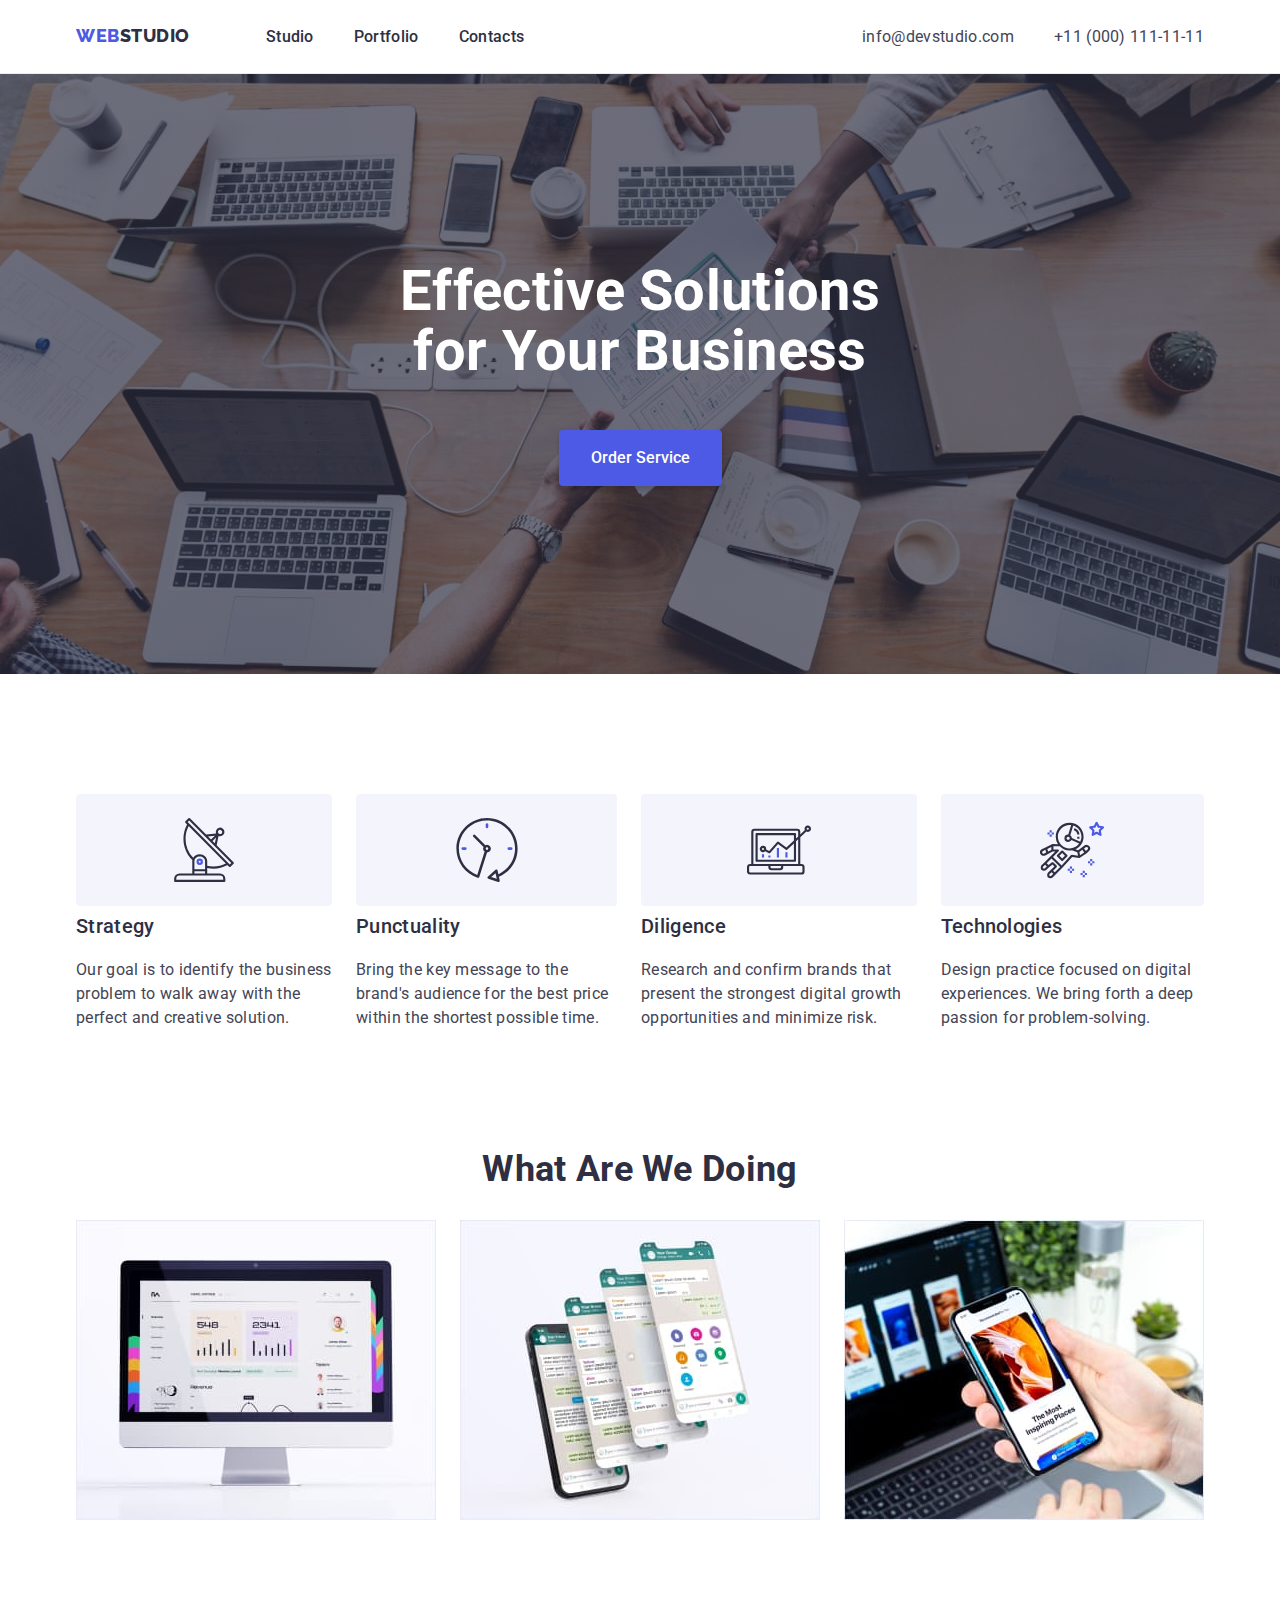
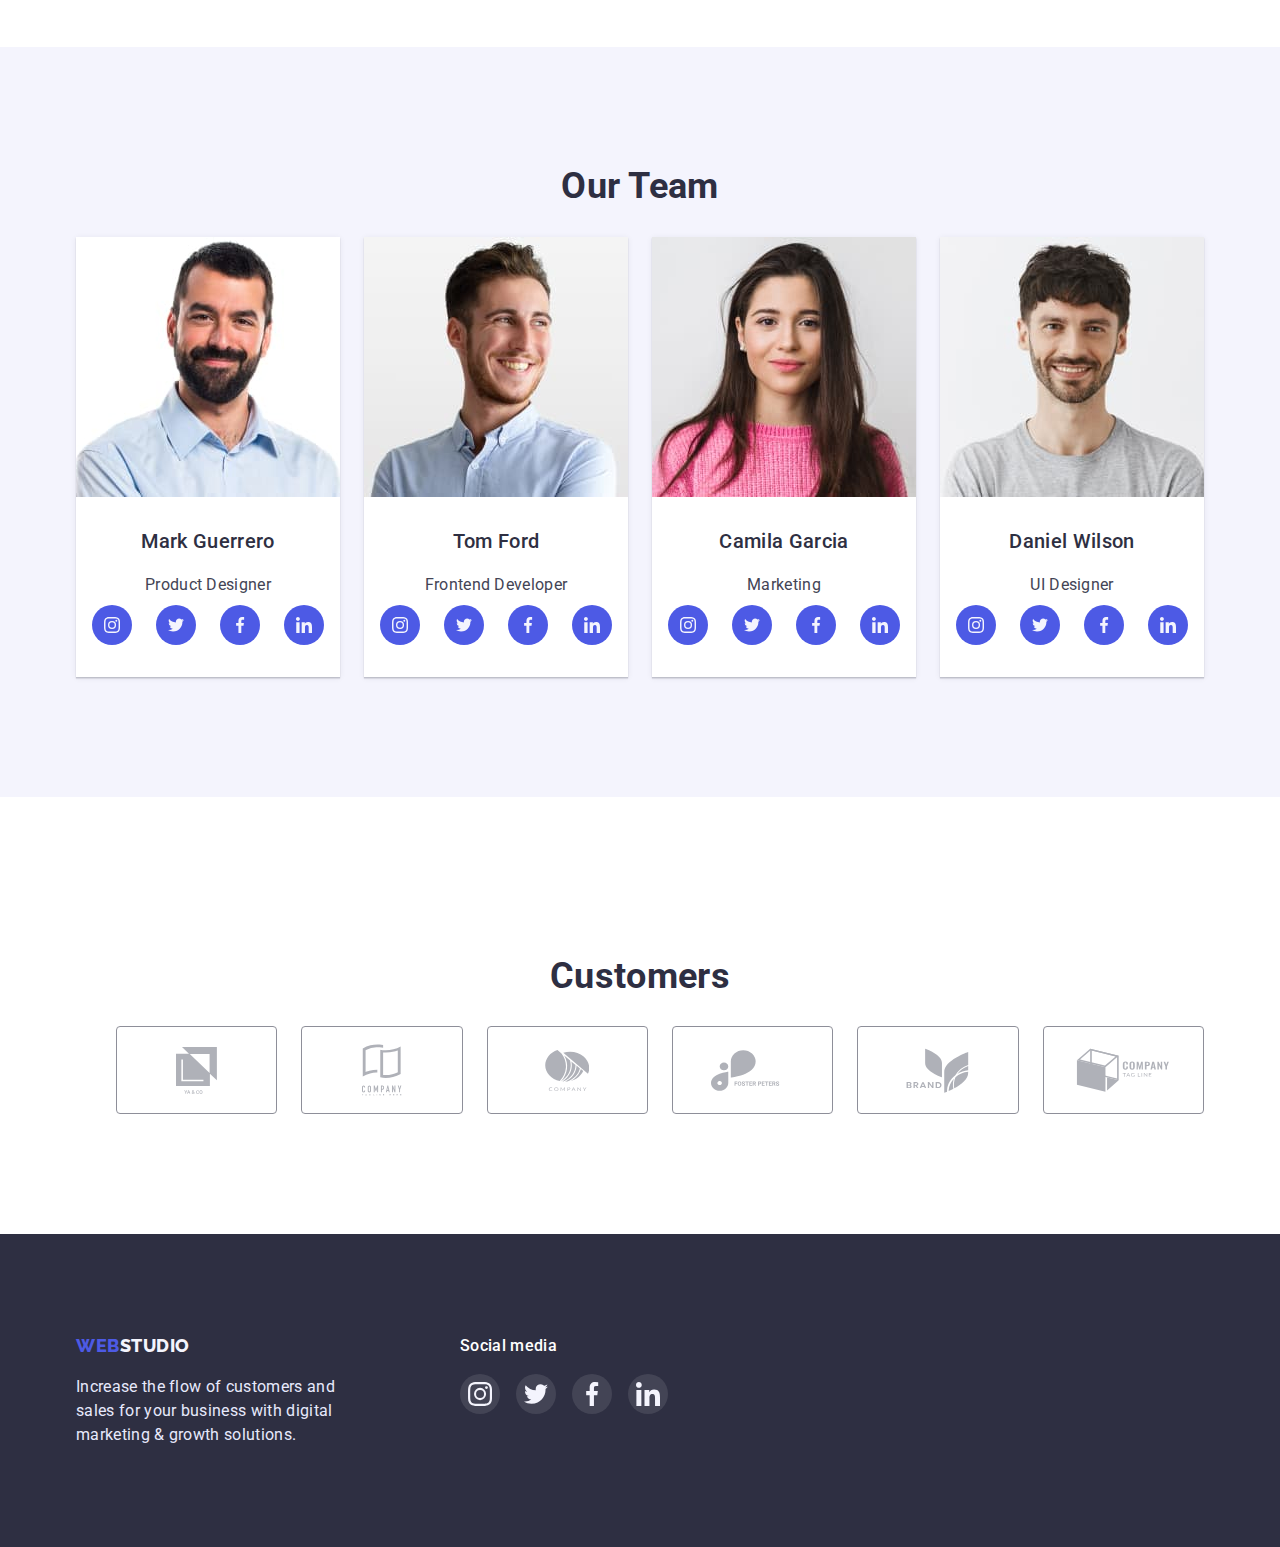
<file: index.html>
<!DOCTYPE html>
<html lang="en">
<head>
    <meta charset="UTF-8">
    <meta http-equiv="X-UA-Compatible" content="IE=edge">
    <meta name="viewport" content="width=device-width, initial-scale=1.0">
    <title>Portfolio</title>
    <link rel="preconnect" href="https://fonts.googleapis.com">
    <link rel="preconnect" href="https://fonts.gstatic.com" crossorigin>
    <link href="https://fonts.googleapis.com/css2?family=Raleway:wght@800&family=Roboto:wght@400;500;700;900&display=swap" rel="stylesheet">
    <link
    rel="stylesheet"
    href="https://cdnjs.cloudflare.com/ajax/libs/modern-normalize/1.0.0/modern-normalize.min.css"/>
    <link rel="stylesheet" href="./css/styles.css">
</head>
<body>
    <!--шапка сторінки-->
    <header class="header">
        <div class="container">
            <nav class="header-nav">
                <a class="header-link link" href="./index.html">
                    <span class="logo-text logo-web">Web</span><span class="logo-text logo-studio">Studio</span>
                </a>
                <ul class="header-list list">
                    <li class="header-item"><a class="header-link link" href="./index.html">Studio</a></li>
                    <li class="header-item"><a class="header-link link" href="./portfolio.html">Portfolio</a></li>
                    <li class="header-item"><a class="header-link link" href="#">Contacts</a></li>
                </ul>
            </nav>
            <address class="address">
                <ul class="address-list list">
                    <li class="address-item"><a class="address-mail link" href="mailto:info@devstudio.com">info@devstudio.com</a></li>
                    <li class="address-item"><a class="address-tel link" href="tel:+110001111111">+11 (000) 111-11-11</a></li>
                </ul>
            </address>
        </div>
    </header>

    <!--контент-->
    <main>
        <section class="solutions-section">
            <div class="container">
                <h1 class="solutions-section-title">Effective Solutions for Your Business</h1>
                <button class="solutions-section-btn btn" type="button">Order Service</button>
            </div>
        </section>
        <section class="qualities-section">
            <div class="container">
                <h2 class="secret-name">Our qualities</h2>
                <ul class="qualities-section-list list">                
                    <li class="qualities-section-item strategy">
                        <div class="icon-qualities">
                            <svg width="64px" height="64px">
                                <use href="./images/symbol-defs.svg#icon-antenna"></use>
                            </svg>
                        </div>
                        <h3 class="headline">Strategy</h3>
                        <p class="text">Our goal is to identify the business problem to walk away with the perfect and creative solution.</p>
                    </li>
                    <li class="qualities-section-item punctuality">
                        <div class="icon-qualities">
                            <svg width="64px" height="64px">
                                <use href="./images/symbol-defs.svg#icon-clock"></use>
                            </svg>
                        </div>
                        <h3 class="headline">Punctuality</h3>
                        <p class="text">Bring the key message to the brand's audience for the best price within the shortest possible time.</p>
                    </li>
                    <li class="qualities-section-item diligence">
                        <div class="icon-qualities">
                            <svg width="64px" height="64px">
                                <use href="./images/symbol-defs.svg#icon-diagram"></use>
                            </svg>
                        </div>
                        <h3 class="headline">Diligence</h3>
                        <p class="text">Research and confirm brands that present the strongest digital growth opportunities and minimize risk.</p>
                    </li>
                    <li class="qualities-section-item technologies">
                        <div class="icon-qualities">
                            <svg width="64px" height="64px">
                                <use href="./images/symbol-defs.svg#icon-astronaut"></use>
                            </svg>
                        </div>
                        <h3 class="headline">Technologies</h3>
                        <p class="text">Design practice focused on digital experiences. We bring forth a deep passion for problem-solving.</p>
                    </li>
                </ul>
            </div>
        </section>
    
        <section class="example-section">
            <div class="container">
                <h2 class="example-section-heading heading">What are we doing</h2>
                <ul class="example-section-list list">               
                    <li class="example-section-item"> 
                        <img 
                            src="./images/main/img1.jpg" 
                            alt="computer"
                            width="360"
                            height="300"
                        />
                    </li>
                    <li class="example-section-item">
                        <img 
                            src="./images/main/img2.jpg" 
                            alt="phone"
                            width="360"
                            height="300"
                        />
                    </li>
                    <li class="example-section-item">
                        <img 
                            src="./images/main/img3.jpg" 
                            alt="synchronization"
                            width="360"
                            height="300"
                        />
                    </li>
                </ul>
            </div> 
        </section>
        <section class="team-section">
            <div class="container">
                <h2 class="team-section-heading heading">Our Team</h2>
                <ul class="team-section-list list"> 
                    <li class="team-section-item">  
                        <img 
                            class="team-section-item-image"
                            src="./images/main/teamcard1.jpg" 
                            alt="MarkGuerrero"
                            width="264"
                            height="260"
                        />
                        <div class="team-section-item-description">
                            <h3 class="headline">Mark Guerrero</h3>
                            <p class="text">Product Designer</p>
                            <ul class="social-list">
                                <li class="social-item">
                                    <a class="link-social" href="">
                                        <svg class="icon-social">
                                            <use href="./images/symbol-defs.svg#icon-instagram"></use>
                                        </svg>
                                    </a>
                                </li>
                                <li class="social-item">
                                    <a class="link-social" href="">
                                        <svg class="icon-social">
                                            <use href="./images/symbol-defs.svg#icon-twitter"></use>
                                        </svg>
                                    </a>
                                </li>
                                <li class="social-item">
                                    <a class="link-social" href="">
                                        <svg class="icon-social">
                                            <use href="./images/symbol-defs.svg#icon-facebook"></use>
                                        </svg>
                                    </a>
                                </li>
                                <li class="social-item">
                                    <a class="link-social" href="">
                                        <svg class="icon-social">
                                            <use href="./images/symbol-defs.svg#icon-linkedin"></use>
                                        </svg>
                                    </a>
                                </li>
                            </ul>
                        </div>
                    </li>
                    <li class="team-section-item">
                        <img 
                            class="team-section-item-image"
                            src="./images/main/teamcard2.jpg" 
                            alt="TomFord"
                            width="264"
                            height="260"
                        />
                        <div class="team-section-item-description">
                            <h3 class="headline">Tom Ford</h3>
                            <p class="text">Frontend Developer</p>
                            <ul class="social-list">
                                <li class="social-item">
                                    <a class="link-social" href="">
                                        <svg class="icon-social">
                                            <use href="./images/symbol-defs.svg#icon-instagram"></use>
                                        </svg>
                                    </a>
                                </li>
                                <li class="social-item">
                                    <a class="link-social" href="">
                                        <svg class="icon-social">
                                            <use href="./images/symbol-defs.svg#icon-twitter"></use>
                                        </svg>
                                    </a>
                                </li>
                                <li class="social-item">
                                    <a class="link-social" href="">
                                        <svg class="icon-social">
                                            <use href="./images/symbol-defs.svg#icon-facebook"></use>
                                        </svg>
                                    </a>
                                </li>
                                <li class="social-item">
                                    <a class="link-social" href="">
                                        <svg class="icon-social">
                                            <use href="./images/symbol-defs.svg#icon-linkedin"></use>
                                        </svg>
                                    </a>
                                </li>
                            </ul>
                        </div>
                    </li>
                    <li class="team-section-item">
                        <img 
                            class="team-section-item-image"
                            src="./images/main/teamcard3.jpg" 
                            alt="CamilaGarcia"
                            width="264"
                            height="260"
                        />
                        <div class="team-section-item-description">
                            <h3 class="headline">Camila Garcia</h3>  
                            <p class="text">Marketing</p>
                            <ul class="social-list">
                                <li class="social-item">
                                    <a class="link-social" href="">
                                        <svg class="icon-social">
                                            <use href="./images/symbol-defs.svg#icon-instagram"></use>
                                        </svg>
                                    </a>
                                </li>
                                <li class="social-item">
                                    <a class="link-social" href="">
                                        <svg class="icon-social">
                                            <use href="./images/symbol-defs.svg#icon-twitter"></use>
                                        </svg>
                                    </a>
                                </li>
                                <li class="social-item">
                                    <a class="link-social" href="">
                                        <svg class="icon-social">
                                            <use href="./images/symbol-defs.svg#icon-facebook"></use>
                                        </svg>
                                    </a>
                                </li>
                                <li class="social-item">
                                    <a class="link-social" href="">
                                        <svg class="icon-social">
                                            <use href="./images/symbol-defs.svg#icon-linkedin"></use>
                                        </svg>
                                    </a>
                                </li>
                            </ul>
                        </div>
                    </li>
                    <li class="team-section-item">
                        <img 
                            class="team-section-item-image"
                            src="./images/main/teamcard4.jpg" 
                            alt="DanielWilson"
                            width="264"
                            height="260"
                        />
                        <div class="team-section-item-description">
                            <h3 class="headline">Daniel Wilson</h3>  
                            <p class="text">UI Designer</p>
                            <ul class="social-list">
                                <li class="social-item">
                                    <a class="link-social" href="">
                                        <svg class="icon-social">
                                            <use href="./images/symbol-defs.svg#icon-instagram"></use>
                                        </svg>
                                    </a>
                                </li>
                                <li class="social-item">
                                    <a class="link-social" href="">
                                        <svg class="icon-social">
                                            <use href="./images/symbol-defs.svg#icon-twitter"></use>
                                        </svg>
                                    </a>
                                </li>
                                <li class="social-item">
                                    <a class="link-social" href="">
                                        <svg class="icon-social">
                                            <use href="./images/symbol-defs.svg#icon-facebook"></use>
                                        </svg>
                                    </a>
                                </li>
                                <li class="social-item">
                                    <a class="link-social" href="">
                                        <svg class="icon-social">
                                            <use href="./images/symbol-defs.svg#icon-linkedin"></use>
                                        </svg>
                                    </a>
                                </li>
                            </ul>
                        </div>
                    </li>
                </ul>
            </div>
        </section>
        <section class="customers-section">
            <div class="container">
                <h2 class="heading">Customers</h2>
                <ul class="container-list">
                    <li class="container-item">
                        <a class="link-custumers" href="">
                            <svg class="icon-customers" width="41px" height="47px">
                                <use href="./images/symbol-defs.svg#icon-customers1"></use>
                            </svg>
                        </a>
                    </li>
                    <li class="container-item">
                        <a class="link-custumers" href="">
                            <svg class="icon-customers" width="40px" height="52px">
                                <use href="./images/symbol-defs.svg#icon-customers2"></use>
                            </svg>
                        </a>
                    </li>
                    <li class="container-item">
                        <a class="link-custumers" href="">
                            <svg class="icon-customers" width="44px" height="41px">
                                <use href="./images/symbol-defs.svg#icon-customers3"></use>
                            </svg>
                        </a>
                    </li>
                    <li class="container-item">
                        <a class="link-custumers" href="">
                            <svg class="icon-customers"  width="84px" height="41px">
                                <use href="./images/symbol-defs.svg#icon-customers4"></use>
                            </svg>
                        </a>
                    </li>
                    <li class="container-item">
                        <a class="link-custumers" href="">
                            <svg class="icon-customers" width="63px" height="45px">
                                <use href="./images/symbol-defs.svg#icon-customers5"></use>
                            </svg>
                        </a>
                    </li>
                    <li class="container-item">
                        <a class="link-custumers" href="">
                            <svg class="icon-customers" width="94px" height="44px">
                                <use href="./images/symbol-defs.svg#icon-customers6"></use>
                            </svg>
                        </a>
                    </li>
                </ul>
            </div>
        </section>        
    </main>

    <!--підвал-->
    <footer class="footer">
        <div class="container">
            <div class="container-block">
                <a class="footer-link link" href="./index.html">
                    <span class="logo-text logo-web">Web</span><span class="logo-text logo-studio">Studio</span>
                </a>
                <p class="footer-text">
                Increase the flow of customers and sales for your business with digital marketing & growth solutions.
                </p> 
            </div>
            <div class="container-block">
                <h3 class="footer-social-media-header">Social media</h3>
                <ul class="social-list">
                    <li class="social-item">
                        <a class="link-social" href="">
                            <svg class="icon-social">
                                <use href="./images/symbol-defs.svg#icon-instagram"></use>
                            </svg>
                        </a>
                    </li>
                    <li class="social-item">
                        <a class="link-social" href="">
                            <svg class="icon-social">
                                <use href="./images/symbol-defs.svg#icon-twitter"></use>
                            </svg>
                        </a>
                    </li>
                    <li class="social-item">
                        <a class="link-social" href="">
                            <svg class="icon-social">
                                <use href="./images/symbol-defs.svg#icon-facebook"></use>
                            </svg>
                        </a>
                    </li>
                    <li class="social-item">
                        <a class="link-social" href="">
                            <svg class="icon-social">
                                <use href="./images/symbol-defs.svg#icon-linkedin"></use>
                            </svg>
                        </a>
                    </li>
                </ul> 
            </div>
        </div>
    </footer>
</body>
</html>
</file>
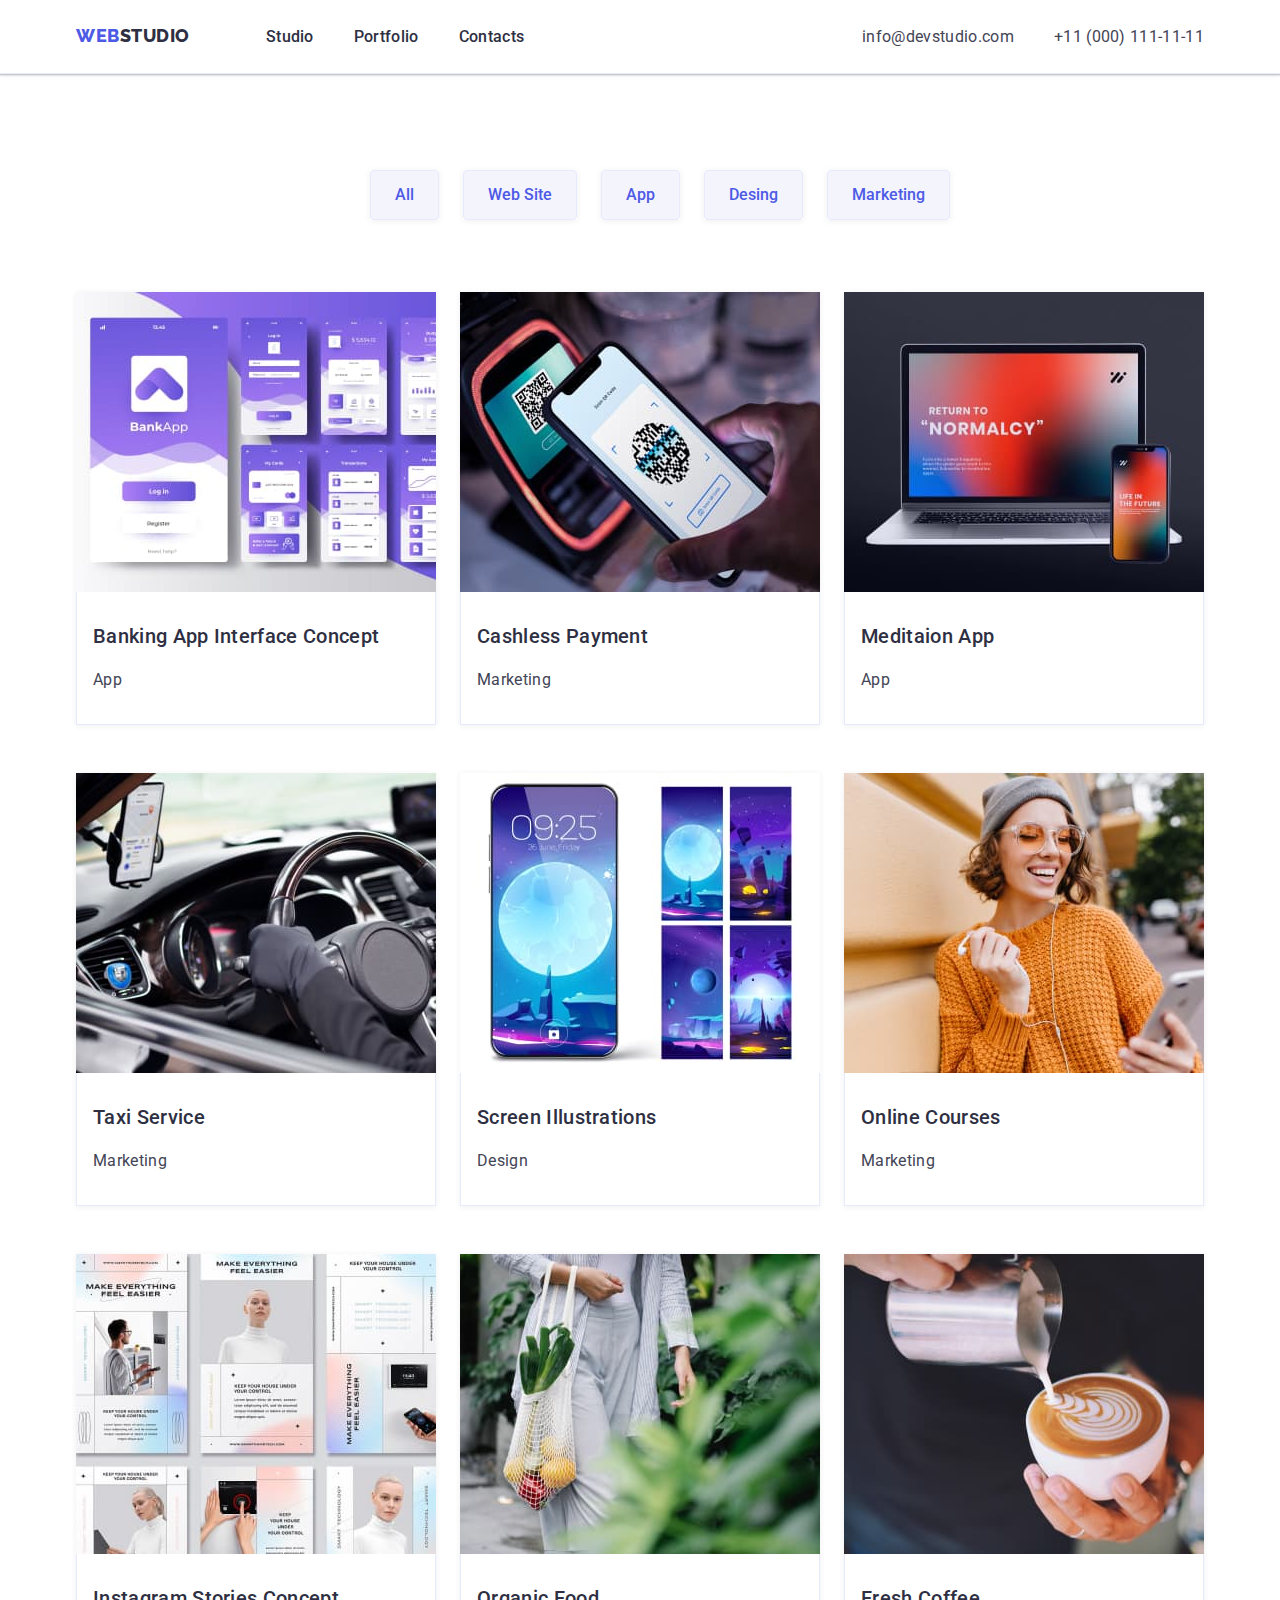
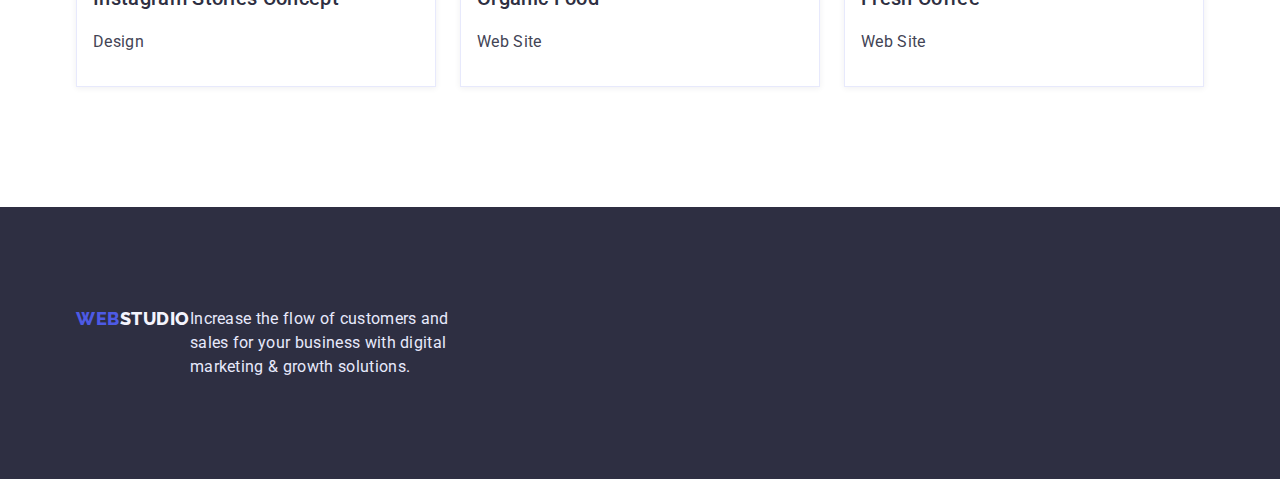
<file: portfolio.html>
<!DOCTYPE html>
<html lang="en">
<head>
    <meta charset="UTF-8">
    <meta http-equiv="X-UA-Compatible" content="IE=edge">
    <meta name="viewport" content="width=device-width, initial-scale=1.0">
    <title>Portfolio</title>
    <link rel="preconnect" href="https://fonts.googleapis.com">
    <link rel="preconnect" href="https://fonts.gstatic.com" crossorigin>
    <link href="https://fonts.googleapis.com/css2?family=Raleway:wght@800&family=Roboto:wght@400;500;700;900&display=swap" rel="stylesheet">
    <link
    rel="stylesheet"
    href="https://cdnjs.cloudflare.com/ajax/libs/modern-normalize/1.0.0/modern-normalize.min.css"/>
    <link rel="stylesheet" href="./css/styles.css">
</head>
<body>
    <!--шапка сторінки-->
    <header class="header">
        <div class="container">
            <nav class="header-nav">
                <a class="header-link link" href="./index.html">
                    <span class="logo-text logo-web">Web</span><span class="logo-text logo-studio">Studio</span>
                </a>
                <ul class="header-list list">
                    <li class="header-item"><a class="header-link link" href="./index.html">Studio</a></li>
                    <li class="header-item"><a class="header-link link" href="./portfolio.html">Portfolio</a></li>
                    <li class="header-item"><a class="header-link link" href="#">Contacts</a></li>
                </ul>
            </nav>
            <address class="address">
                <ul class="address-list list">
                    <li class="address-item"><a class="address-mail link" href="mailto:info@devstudio.com">info@devstudio.com</a></li>
                    <li class="address-item"><a class="address-tel link" href="tel:+110001111111">+11 (000) 111-11-11</a></li>
                </ul>
            </address>
        </div>
    </header>

    <!--контент-->
    <main>         
        <section class="hero">
            <div class="container">
                <h1 class="secret-name">Filters</h1>
                <ul class="hero-list-btn list">
                    <li class="hero-item"><button class="hero-btn btn" type="button">All</button></li>
                    <li class="hero-item"><button class="hero-btn btn" type="button">Web Site</button></li>
                    <li class="hero-item"><button class="hero-btn btn" type="button">App</button></li>
                    <li class="hero-item"><button class="hero-btn btn" type="button">Desing</button></li>
                    <li class="hero-item"><button class="hero-btn btn" type="button">Marketing</button></li>
                </ul>
                <h2 class="secret-name">Our Team</h2>
                <ul class="hero-list list"> 
                    <li class="hero-item">  
                        <a class="hero-link link" href="">
                            <img 
                                class="hero-link-image"
                                src="./images/portfolio/img1.jpg" 
                                alt="BankApp"
                                width="360"
                                height="300"
                            />
                            <div class="hero-link-description">
                                <h3 class="headline" >Banking App Interface Concept</h3>
                                <p class="text" >App</p>
                            </div>
                        </a>    
                    </li>
                    <li class="hero-item">
                        <a class="hero-link link" href="">
                            <img 
                                class="hero-link-image"
                                src="./images/portfolio/img2.jpg" 
                                alt="Sqan QR code"
                                width="360"
                                height="300"
                            />
                            <div class="hero-link-description">
                                <h3 class="headline" >Cashless Payment</h3>
                                <p class="text" >Marketing</p>
                            </div>
                        </a>
                    </li>
                    <li class="hero-item">
                        <a class="hero-link link" href="">
                            <img 
                                class="hero-link-image"
                                src="./images/portfolio/img3.jpg" 
                                alt="Conect devices"
                                width="360"
                                height="300"
                            />
                            <div class="hero-link-description">
                                <h3 class="headline" >Meditaion App</h3>  
                                <p class="text" >App</p>
                            </div>
                        </a>    
                    </li>
                    <li class="hero-item">
                        <a class="hero-link link" href="">
                            <img 
                                class="hero-link-image"
                                src="./images/portfolio/img4.jpg" 
                                alt="Car driver"
                                width="360"
                                height="300"
                            />
                            <div class="hero-link-description">
                                <h3 class="headline" >Taxi Service</h3>  
                                <p class="text" >Marketing</p>
                            </div>
                        </a>    
                    </li>
                    <li class="hero-item">
                        <a class="hero-link link" href="">
                            <img 
                                class="hero-link-image"
                                src="./images/portfolio/img5.jpg" 
                                alt="Phone theme"
                                width="360"
                                height="300"
                            />
                            <div class="hero-link-description">
                                <h3 class="headline" >Screen Illustrations</h3>  
                                <p class="text" >Design</p>
                            </div>
                        </a>    
                    </li>
                    <li class="hero-item">
                        <a class="hero-link link" href="">
                            <img 
                                class="hero-link-image"
                                src="./images/portfolio/img6.jpg" 
                                alt="Girl"
                                width="360"
                                height="300"
                            />
                            <div class="hero-link-description">
                                <h3 class="headline">Online Courses</h3>  
                                <p class="text" >Marketing</p>
                            </div>
                        </a>    
                    </li>
                    <li class="hero-item">
                        <a class="hero-link link" href="">
                            <img 
                                class="hero-link-image"
                                src="./images/portfolio/img7.jpg" 
                                alt="Stories maket"
                                width="360"
                                height="300"
                            />
                            <div class="hero-link-description">
                                <h3 class="headline" >Instagram Stories Concept</h3>  
                                <p class="text" >Design</p>
                            </div>
                        </a>    
                    </li> 
                    <li class="hero-item">
                        <a class="hero-link link" href="">
                            <img 
                                class="hero-link-image"
                                src="./images/portfolio/img8.jpg" 
                                alt="Food"
                                width="360"
                                height="300"
                            />
                            <div class="hero-link-description">
                                <h3 class="headline" >Organic Food</h3>  
                                <p class="text" >Web Site</p>
                            </div>
                        </a>    
                    </li>
                    <li class="hero-item">
                        <a class="hero-link link" href="">
                            <img 
                                class="hero-link-image"
                                src="./images/portfolio/img9.jpg" 
                                alt="Coffee"
                                width="360"
                                height="300"
                            />
                            <div class="hero-link-description">
                                <h3 class="headline" >Fresh Coffee</h3>  
                                <p class="text" >Web Site</p>
                            </div>
                        </a>    
                    </li>
                </ul>
            </div>
        </section>
    </main>

    <!--підвал-->
    <footer class="footer">
            <div class="container">
                <a class="footer-link link" href="./index.html">
                    <span class="logo-text logo-web">Web</span><span class="logo-text logo-studio">Studio</span>
                </a>
                <p class="footer-text">
                Increase the flow of customers and sales for your business with digital marketing & growth solutions.
                </p>
            </div>
    </footer>
</body>
</html>
</file>
<file: css/styles.css>
html {
    box-sizing: border-box;
}

*,
*::before,
*::after {
  box-sizing: inherit;
}

:root {
    --navy-blue-color: #2E2F42;
    --interactive-color: #434455;
    --font-weight-link: 500;
    --background-hover-btn: #404BBF;
}

body {
    margin: 0;
    font-family: 'Roboto', sans-serif;
    font-style: normal;
    color: #434455;
    background-color: #FFFFFF;
    font-weight: 400;
    font-size: 16px;
    letter-spacing: 0.02em;
    line-height: 1.5;
}

.btn {
    font-family: 'Roboto';
    font-weight: var(--font-weight-link);
    font-size: 16px;
    line-height: 1.5;
}

.list 
{
    list-style: none;
    margin-bottom: 0;
    margin-top: 0;
}

.link
{
    text-decoration: none;
}

.secret-name
{ 
    position: absolute; 
    width: 1px; 
    height: 1px; 
    margin:-1px; 
    padding: 0; 
    overflow:hidden; 
    border: 0; 
    clip: rect(0 0 0 0); 
} 

.header .logo-studio {
   color: var(--navy-blue-color); 
} 

.logo-text{
    font-family: 'Raleway', sans-serif;
    font-weight: 800;
    font-size: 18px;
    line-height: 1.33;
    letter-spacing: 0.03em;
    text-transform: uppercase;
}

.logo-web {
    color: #4D5AE5;
}

.footer .logo-studio {
    color: #F4F4FD;
}

.header {
    border-bottom: 1px solid #E7E9FC;
    box-shadow: 0px 2px 1px rgba(46, 47, 66, 0.08), 
    0px 1px 1px rgba(46, 47, 66, 0.16), 0px 1px 6px rgba(46, 47, 66, 0.08);
}

.header .container {
    display: flex;
    align-items: center;
}

.header-nav {
    display: flex;
    align-items: center;
}

.header-link {
    display: block;
    padding-top: 24px;
    padding-bottom: 24px;
    color: var(--navy-blue-color);
    font-weight: var(--font-weight-link);
}

.header-link:hover,
.header-link:focus {
    color: #404BBF;
}

.header-list { 
    display: flex;
    margin-left: 76px;
    padding-left: 0;
}

.header-item {
    margin-right: 40px;
}

.header-item:last-child {
    margin-right: 0;
}

.address {
    margin-left: auto;
}

.address-list {
    display: flex;

    margin-bottom: 0;
}

.address-item + .address-item {
    margin-left: 40px;
} 

.address-mail, .address-tel {
    color: var(--interactive-color);
    font-style: normal;
}
.address-mail:hover, .address-mail:focus, 
.address-tel:hover, .address-tel:focus {
    color: #4D5AE5;
}

.headline {
    font-size: 20px;
    line-height: 1.2;    
    color: #2E2F42;
    font-weight: var(--font-weight-link);
    margin-top: 0;
}

.text {
    margin-bottom: 0;
}

.container {
    margin-left: auto;
    margin-right: auto;
    padding-left: 15px;
    padding-right: 15px;
    width: 1158px;
}

/*----------------------------------------Hero Portfolio--------------------------------------*/

.hero {
    padding-top: 96px;
    padding-bottom: 120px;
}

.hero-item {
    box-shadow: 0px 1px 6px rgba(46, 47, 66, 0.08);
}

.hero-item:hover, .hero-item:focus {
    box-shadow: 0px 1px 6px rgba(46, 47, 66, 0.08), 
    0px 1px 1px rgba(46, 47, 66, 0.16), 
    0px 2px 1px rgba(46, 47, 66, 0.08);
}

.hero-list {
    display: flex;
    flex-wrap: wrap;
    padding-left: 0;
    margin-top: 72px;
}

.hero-list .hero-item{
    margin-right: 24px;
    margin-bottom: 48px;
}

.hero-list .hero-item:nth-child(3n) {
    margin-right: 0;
}

.hero-list .hero-item:nth-last-child(-n+3) {
    margin-bottom: 0;
}

.hero-btn {    
    color: #4D5AE5;
    padding: 12px 24px;
    min-width: 69px;
    text-align: center;
    background: #F4F4FD;
    border: 1px solid #E7E9FC;
    border-radius: 4px;
}

.hero-btn:hover, .hero-btn:focus {
    background: var(--background-hover-btn);
    border: 1px solid var(--background-hover-btn);
    box-shadow: 0px 3px 1px rgba(0, 0, 0, 0.1), 0px 2px 1px rgba(0, 0, 0, 0.08), 0px 2px 2px rgba(0, 0, 0, 0.12);
    color: #FFFFFF;
    cursor: pointer;
}
.hero-link {
    color: var(--interactive-color);
}

.hero-link-image {
    display: block;
}

.hero-link-description {
    padding-top: 32px;
    padding-bottom: 32px;
    padding-left: 16px;
    padding-right: 16px;

    border-left: 1px solid #E7E9FC;
    border-right: 1px solid #E7E9FC;
    border-bottom: 1px solid #E7E9FC;
}

.hero-list-btn {
    display: flex;
    justify-content: center;
}

.hero-list-btn .hero-item:not(:last-child) {
    margin-right: 24px;
}

/*------------------------------Index Studio-----------------------------------------*/ 

.solutions-section {
    background: #2E2F42;
    max-width: 1440px;
    height: 600px;
    margin-left: auto;
    margin-right: auto;
    background-image: linear-gradient( 
            to right,
            rgba(46, 47, 66, 0.7), 
            rgba(46, 47, 66, 0.7)),
        url(../images/main/people-office.jpg);
    background-repeat: no-repeat;
    background-size: cover;
    background-position: center;
    text-align: center;
    padding-top: 188px;
    padding-bottom: 188px;
}

.solutions-section-title {
    font-weight: 700;
    max-width: 500px;
    margin-left: auto;
    margin-right: auto;
    font-size: 56px;
    line-height: 1.07;
    text-align: center;
    color: #FFFFFF;
    margin-top: 0;
    margin-bottom: 48px;
}

.solutions-section-btn {
    background: #4D5AE5;
    color: #FFFFFF;
    padding: 16px 32px;
    box-shadow: 0px 4px 4px rgba(0, 0, 0, 0.15);
    border-radius: 4px;
    cursor: pointer;
    border: 0;
}  

.solutions-section-btn:hover, 
.solutions-section-btn:focus {
    background: var(--background-hover-btn);
}

.heading {
    font-weight: 700;
    font-size: 36px;
    line-height: 1.11;
    text-align: center;
    text-transform: capitalize;
    color: var(--navy-blue-color);
}

.qualities-section {
    padding-top: 120px;
}

.qualities-section-list {
    display: flex;
    margin-top: 0;
    margin-bottom: 0;
    padding-left: 0;
}

.qualities-section-item .headline {
    margin-top: 8px;
}

.icon-qualities {
    display: flex;
    justify-content: center;
    align-items: center;
    height: 112px;
    background: #F4F4FD;
    border-radius: 4px;
}

.strategy::before {
    background-image: url(../images/main/antenna\ 1.svg);
}

.punctuality::before {
    background-image: url(../images/main/clock\ 1.svg);
}

.diligence::before {
    background-image: url(../images/main/diagram\ 1.svg);
}

.technologies::before {
    background-image: url(../images/main/astronaut\ 1.svg);
}

.qualities-section-item:not(:last-child) {
    margin-right: 24px;
}

.example-section {
    padding-top: 120px;
    padding-bottom: 120px;
}

.example-section-heading {
    margin-top: 0;
}

.example-section-list {
    display: flex;
    padding-left: 0;
}

.example-section-item:not(:last-child) {
    margin-right: 24px;
}

.team-section {
    background: #F4F4FD;
    padding-top: 120px;
    padding-bottom: 120px;
}

.team-section-heading {
    margin-top: 0;
}

.team-section-list {
    display: flex;
    padding-left: 0;
}

.team-section-item {
    box-shadow: 0px 1px 6px rgba(46, 47, 66, 0.08), 
    0px 1px 1px rgba(46, 47, 66, 0.16), 0px 2px 1px rgba(46, 47, 66, 0.08);
}

.team-section-item:not(:last-child) {
    margin-right: 24px;
}

.team-section-item-image {
    display: block;
}

.team-section-item-description {
    padding-top: 32px;
    padding-bottom: 32px;
    background-color: #FFFFFF;
    text-align: center;
}

.customers-section {
    padding-top: 130px;
    padding-bottom: 120px;
}

.container-list {
    display: flex;
    justify-content: center;
    list-style: none;
    margin-bottom: 0;
    margin-top: 0;
}

.container-list .container-item:not(:last-child) {
    margin-right: 24px;
}

.container-item {
    width: 168px;
    height: 88px;
    display: flex;
    justify-content: center;
    align-items: center;
}

.link-custumers {
    display: flex;
    width: 100%;
    height: 100%;
    justify-content: center;
    align-items: center;
    border: 1px solid #8E8F99;
    border-radius: 4px;
}

.icon-customers {
    fill: #AFB1B8;
}

.link-custumers:hover {
    border: 1px solid #404BBF;
}
    
.link-custumers:hover .icon-customers {
    fill: #404BBF;
}

.social-list {
    display: flex;
    justify-content: space-between;
    list-style: none;
    margin-bottom: 0;
    margin-top: 8px;
    padding-left: 16px;
    padding-right: 16px;
}

.link-social {
    background-color: #4D5AE5;
    display: flex;
    padding: 12px;
    border-radius: 50%;
}

.link-social:hover,
.link-social:focus {
    background-color: #404BBF;
}

.icon-social {
    width: 16px;
    height: 16px;
}

/*-------------------------------Footer----------------------------------------------*/

.footer {
    background: #2E2F42;
    padding-top: 100px;
    padding-bottom: 100px;
}

.footer .container {
    display: flex;
}

.container-block:not(:last-child) {
    margin-right: 120px;
}

.footer-social-media-header {
    font-weight: 500;
    font-size: 16px;
    line-height: 1.5;
    letter-spacing: 0.02em;
    color: #FFFFFF;
    margin: 0;
    margin-bottom: 16px;
}

.footer .social-list {
    margin: 0;
    padding: 0;
}

.footer .social-list .social-item .link-social {
    background: rgba(255, 255, 255, 0.1);
    padding: 8px;
}

.footer .social-list .social-item .link-social:hover,
.footer .social-list .social-item .link-social:focus {
    background: #31D0AA;
}

.footer .social-list .social-item .link-social .icon-social {
    width: 24px;
    height: 24px;
}

.footer .social-list .social-item:not(:last-child) {
    margin-right: 16px;
}

.footer-link {
    display: block;
    margin-bottom: 16px;
}

.footer-text {
    color: #E7E9FC;
    max-width: 264px;
    margin-top: 0;
    margin-bottom: 0;
}
</file>
